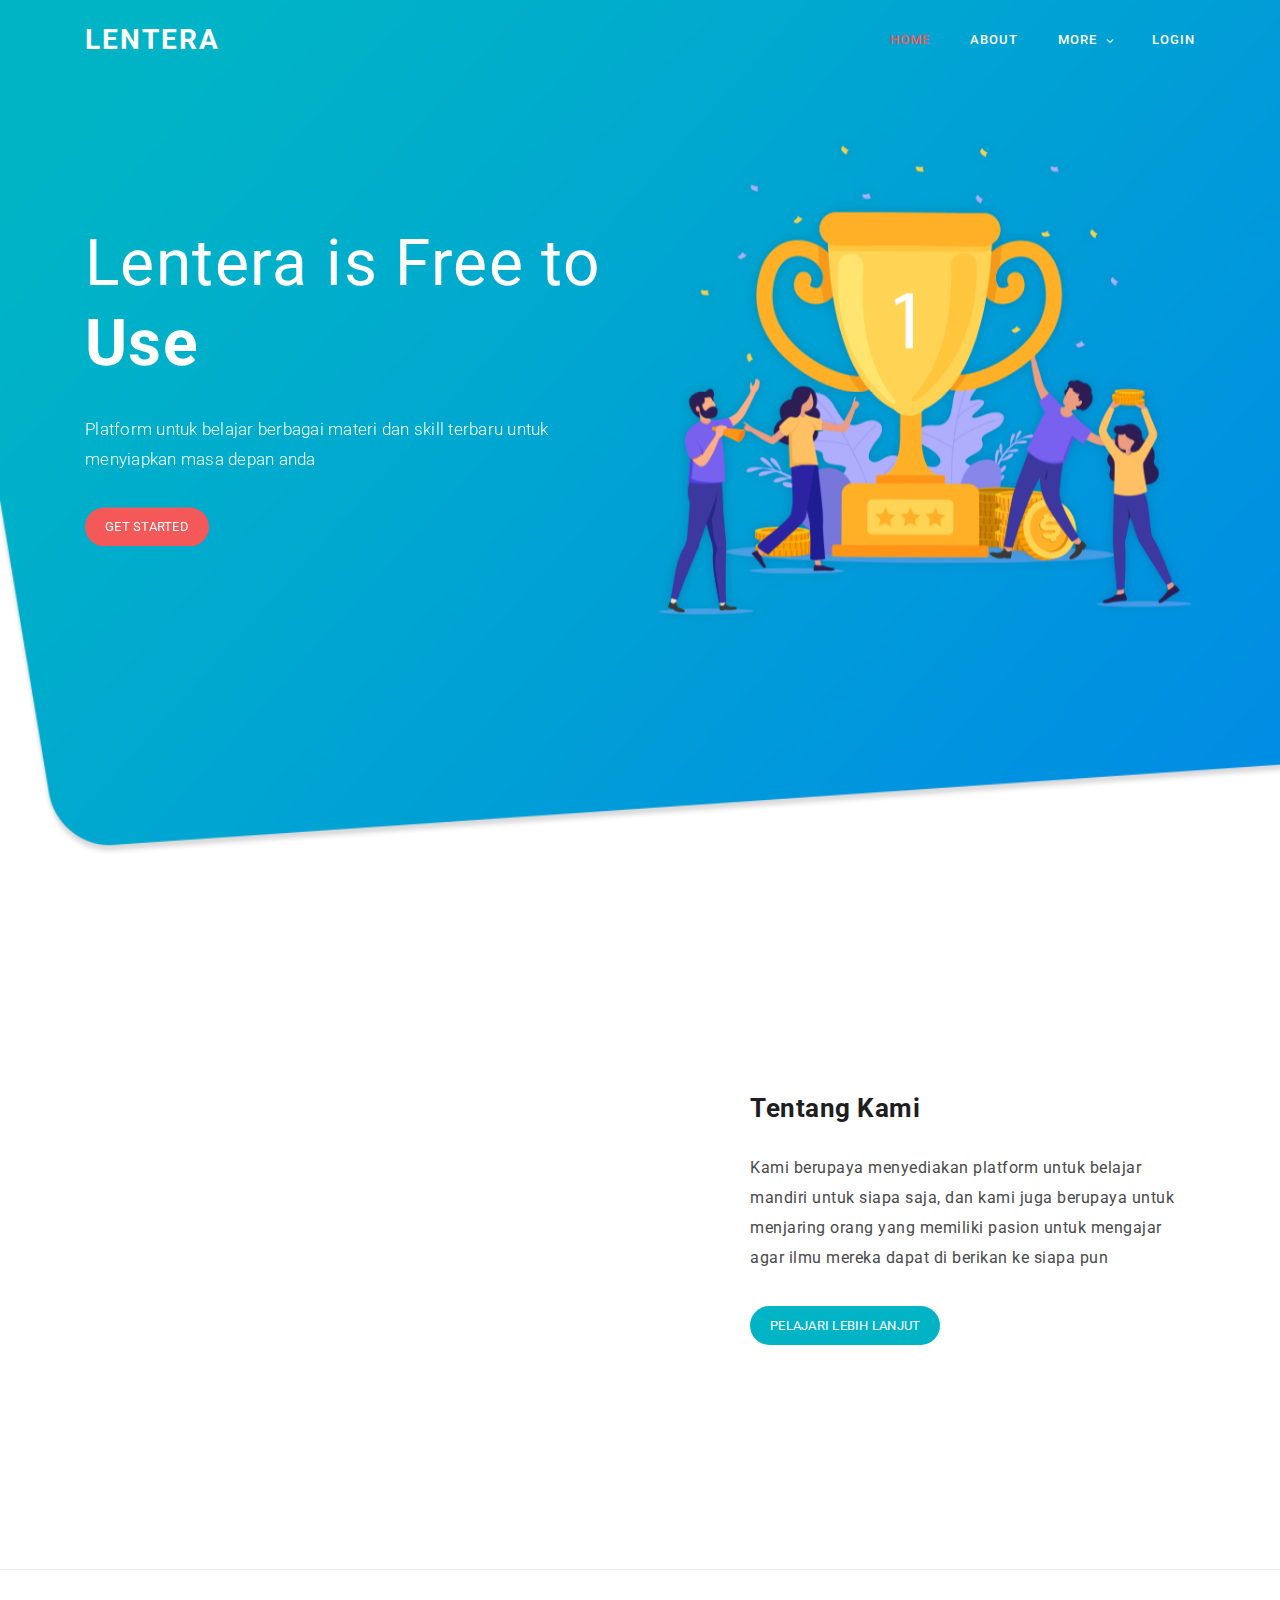
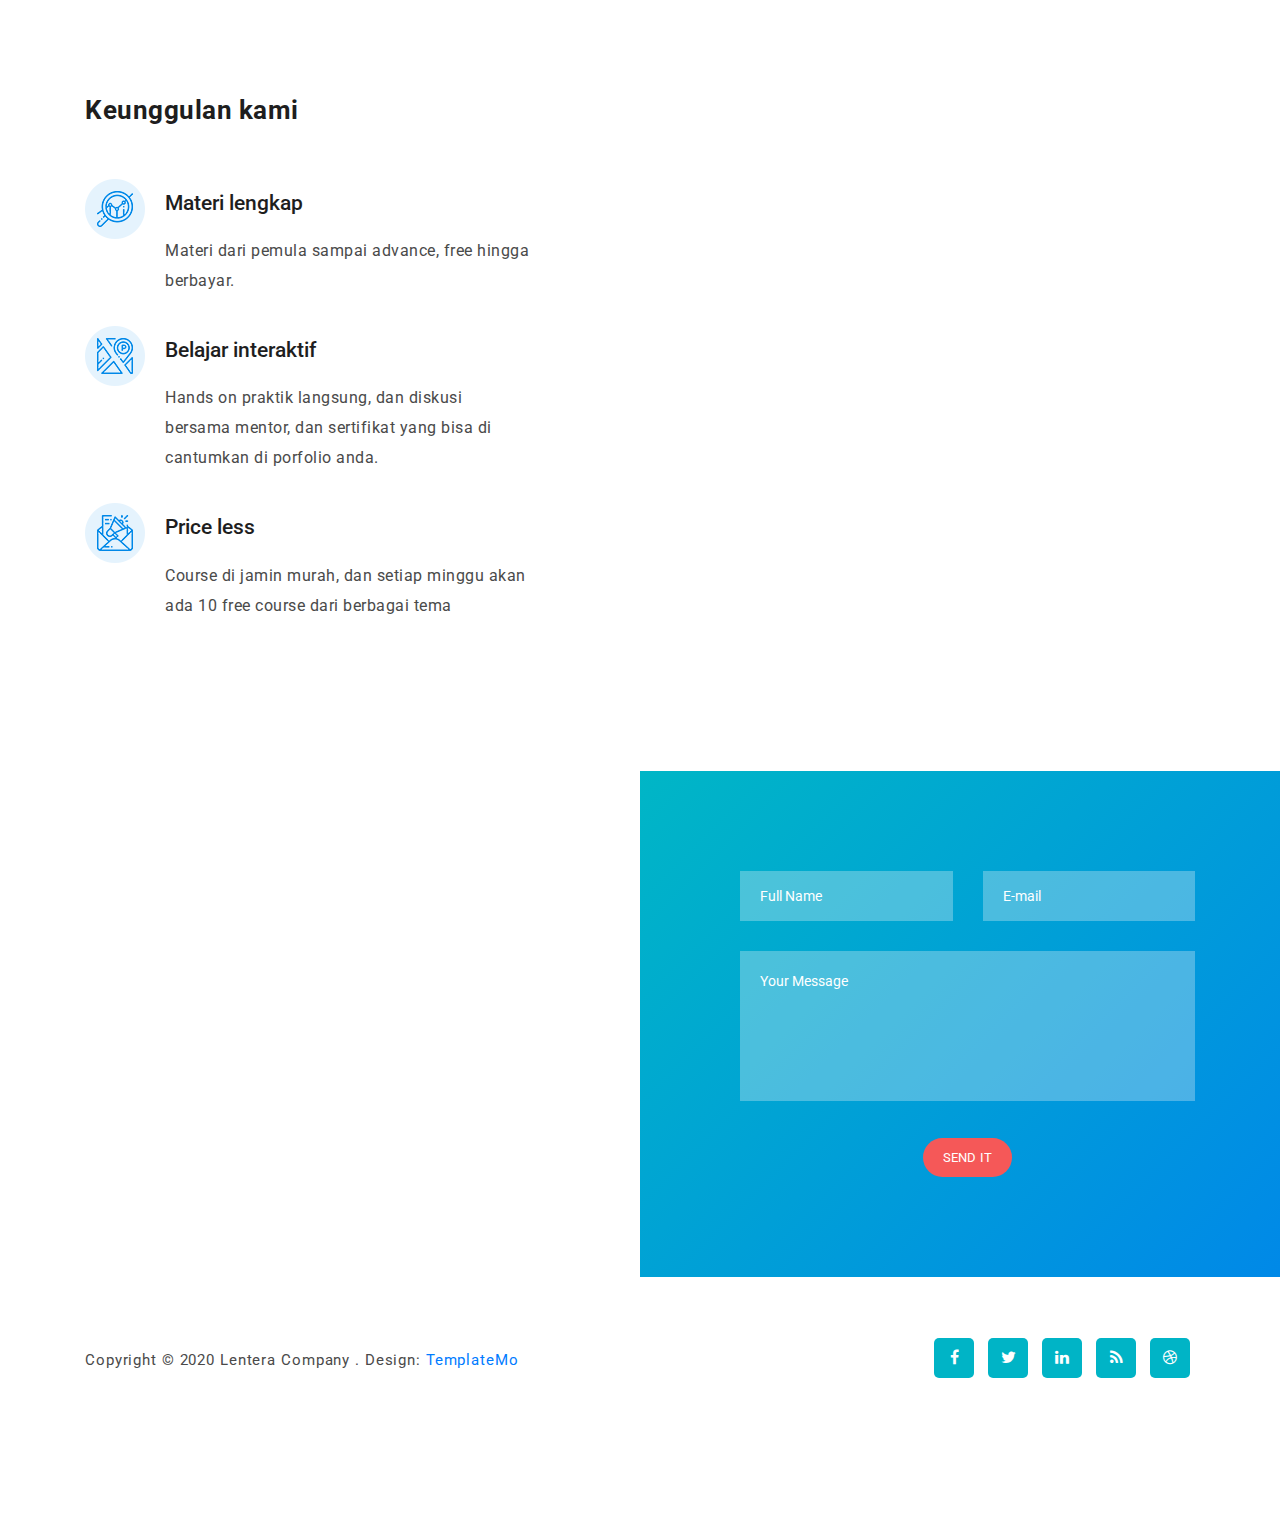
<file: landing-page/index.html>
<!DOCTYPE html>
<html lang="en">
  <head>
    <meta charset="utf-8" />
    <meta
      name="viewport"
      content="width=device-width, initial-scale=1, shrink-to-fit=no"
    />
    <meta name="description" content="" />
    <meta name="author" content="Template Mo" />
    <link
      href="https://fonts.googleapis.com/css?family=Roboto:100,300,400,500,700,900"
      rel="stylesheet"
    />

    <title>Lentera | Education resource</title>
    <!--

ART FACTORY

https://templatemo.com/tm-537-art-factory

-->
    <!-- Additional CSS Files -->
    <link
      rel="stylesheet"
      type="text/css"
      href="assets/css/bootstrap.min.css"
    />
    <link rel="stylesheet" type="text/css" href="assets/css/font-awesome.css" />
    <link
      rel="stylesheet"
      type="text/css"
      href="assets/css/templatemo-art-factory.css"
    />
    <link rel="stylesheet" type="text/css" href="assets/css/owl-carousel.css" />
  </head>

  <body>
    <!-- ***** Preloader Start ***** -->
    <div id="preloader">
      <div class="jumper">
        <div></div>
        <div></div>
        <div></div>
      </div>
    </div>
    <!-- ***** Preloader End ***** -->

    <!-- ***** Header Area Start ***** -->
    <header class="header-area header-sticky">
      <div class="container">
        <div class="row">
          <div class="col-12">
            <nav class="main-nav">
              <!-- ***** Logo Start ***** -->
              <a href="#" class="logo">LenTera</a>
              <!-- ***** Logo End ***** -->
              <!-- ***** Menu Start ***** -->
              <ul class="nav">
                <li class="scroll-to-section">
                  <a href="#welcome" class="active">Home</a>
                </li>
                <li class="scroll-to-section"><a href="#about">About</a></li>

                <li class="submenu">
                  <a href="javascript:;">More</a>
                  <ul>
                    <li><a href="">Customer Service</a></li>
                    <li><a href="">Course</a></li>
                    <li><a href="">FAQ's</a></li>
                    <li><a href="">Blog</a></li>
                  </ul>
                </li>
                <li class="scroll-to-section">
                  <a href="#contact-us">Login</a>
                </li>
              </ul>
              <a class="menu-trigger">
                <span>Menu</span>
              </a>
              <!-- ***** Menu End ***** -->
            </nav>
          </div>
        </div>
      </div>
    </header>
    <!-- ***** Header Area End ***** -->

    <!-- ***** Welcome Area Start ***** -->
    <div class="welcome-area" id="welcome">
      <!-- ***** Header Text Start ***** -->
      <div class="header-text">
        <div class="container">
          <div class="row">
            <div
              class="left-text col-lg-6 col-md-6 col-sm-12 col-xs-12"
              data-scroll-reveal="enter left move 30px over 0.6s after 0.4s"
            >
              <h1>Lentera is Free to <strong>Use</strong></h1>
              <p>
                Platform untuk belajar berbagai materi dan skill terbaru untuk
                menyiapkan masa depan anda
              </p>
              <a href="#about" class="main-button-slider">Get Started</a>
            </div>
            <div
              class="col-lg-6 col-md-6 col-sm-12 col-xs-12"
              data-scroll-reveal="enter right move 30px over 0.6s after 0.4s"
            >
              <img
                src="assets/images/slider-icon.png"
                class="rounded img-fluid d-block mx-auto"
                alt="First Vector Graphic"
              />
            </div>
          </div>
        </div>
      </div>
      <!-- ***** Header Text End ***** -->
    </div>
    <!-- ***** Welcome Area End ***** -->

    <!-- ***** Features Big Item Start ***** -->
    <section class="section" id="about">
      <div class="container">
        <div class="row">
          <div
            class="col-lg-7 col-md-12 col-sm-12"
            data-scroll-reveal="enter left move 30px over 0.6s after 0.4s"
          >
            <img
              src="assets/images/left-image.png"
              class="rounded img-fluid d-block mx-auto"
              alt="App"
            />
          </div>
          <div class="right-text col-lg-5 col-md-12 col-sm-12 mobile-top-fix">
            <div class="left-heading">
              <h5>Tentang Kami</h5>
            </div>
            <div class="left-text">
              <p>
                Kami berupaya menyediakan platform untuk belajar mandiri untuk
                siapa saja, dan kami juga berupaya untuk menjaring orang yang
                memiliki pasion untuk mengajar agar ilmu mereka dapat di berikan
                ke siapa pun
              </p>
              <a href="#about2" class="main-button">Pelajari lebih lanjut</a>
            </div>
          </div>
        </div>
        <div class="row">
          <div class="col-lg-12">
            <div class="hr"></div>
          </div>
        </div>
      </div>
    </section>
    <!-- ***** Features Big Item End ***** -->

    <!-- ***** Features Big Item Start ***** -->
    <section class="section" id="about2">
      <div class="container">
        <div class="row">
          <div class="left-text col-lg-5 col-md-12 col-sm-12 mobile-bottom-fix">
            <div class="left-heading">
              <h5>Keunggulan kami</h5>
            </div>
            <br />
            <ul>
              <li>
                <img src="assets/images/about-icon-01.png" alt="" />
                <div class="text">
                  <h6>Materi lengkap</h6>
                  <p>
                    Materi dari pemula sampai advance, free hingga berbayar.
                  </p>
                </div>
              </li>
              <li>
                <img src="assets/images/about-icon-02.png" alt="" />
                <div class="text">
                  <h6>Belajar interaktif</h6>
                  <p>
                    Hands on praktik langsung, dan diskusi bersama mentor, dan
                    sertifikat yang bisa di cantumkan di porfolio anda.
                  </p>
                </div>
              </li>
              <li>
                <img src="assets/images/about-icon-03.png" alt="" />
                <div class="text">
                  <h6>Price less</h6>
                  <p>
                    Course di jamin murah, dan setiap minggu akan ada 10 free
                    course dari berbagai tema
                  </p>
                </div>
              </li>
            </ul>
          </div>
          <div
            class="right-image col-lg-7 col-md-12 col-sm-12 mobile-bottom-fix-big"
            data-scroll-reveal="enter right move 30px over 0.6s after 0.4s"
          >
            <img
              src="assets/images/right-image.png"
              class="rounded img-fluid d-block mx-auto"
              alt="App"
            />
          </div>
        </div>
      </div>
    </section>
    <!-- ***** Features Big Item End ***** -->

    <!-- ***** Contact Us Start ***** -->
    <section class="section" id="contact-us">
      <div class="container-fluid">
        <div class="row">
          <!-- ***** Contact Map Start ***** -->
          <div class="col-lg-6 col-md-6 col-sm-12">
            <div id="map">
              <!-- How to change your own map point
                           1. Go to Google Maps
                           2. Click on your location point
                           3. Click "Share" and choose "Embed map" tab
                           4. Copy only URL and paste it within the src="" field below
                    -->
              <iframe
                src="https://www.google.com/maps/embed?pb=!1m18!1m12!1m3!1d1197183.8373802372!2d-1.9415093691103689!3d6.781986417238027!2m3!1f0!2f0!3f0!3m2!1i1024!2i768!4f13.1!3m3!1m2!1s0xfdb96f349e85efd%3A0xb8d1e0b88af1f0f5!2sKumasi+Central+Market!5e0!3m2!1sen!2sth!4v1532967884907"
                width="100%"
                height="500px"
                frameborder="0"
                style="border: 0"
                allowfullscreen
              ></iframe>
            </div>
          </div>
          <!-- ***** Contact Map End ***** -->

          <!-- ***** Contact Form Start ***** -->
          <div class="col-lg-6 col-md-6 col-sm-12">
            <div class="contact-form">
              <form id="contact" action="" method="post">
                <div class="row">
                  <div class="col-md-6 col-sm-12">
                    <fieldset>
                      <input
                        name="name"
                        type="text"
                        id="name"
                        placeholder="Full Name"
                        required=""
                        class="contact-field"
                      />
                    </fieldset>
                  </div>
                  <div class="col-md-6 col-sm-12">
                    <fieldset>
                      <input
                        name="email"
                        type="text"
                        id="email"
                        placeholder="E-mail"
                        required=""
                        class="contact-field"
                      />
                    </fieldset>
                  </div>
                  <div class="col-lg-12">
                    <fieldset>
                      <textarea
                        name="message"
                        rows="6"
                        id="message"
                        placeholder="Your Message"
                        required=""
                        class="contact-field"
                      ></textarea>
                    </fieldset>
                  </div>
                  <div class="col-lg-12">
                    <fieldset>
                      <button
                        type="submit"
                        id="form-submit"
                        class="main-button"
                      >
                        Send It
                      </button>
                    </fieldset>
                  </div>
                </div>
              </form>
            </div>
          </div>
          <!-- ***** Contact Form End ***** -->
        </div>
      </div>
    </section>
    <!-- ***** Contact Us End ***** -->

    <!-- ***** Footer Start ***** -->
    <footer>
      <div class="container">
        <div class="row">
          <div class="col-lg-7 col-md-12 col-sm-12">
            <p class="copyright">
              Copyright &copy; 2020 Lentera Company . Design:
              <a rel="nofollow" href="https://templatemo.com">TemplateMo</a>
            </p>
          </div>
          <div class="col-lg-5 col-md-12 col-sm-12">
            <ul class="social">
              <li>
                <a href="#"><i class="fa fa-facebook"></i></a>
              </li>
              <li>
                <a href="#"><i class="fa fa-twitter"></i></a>
              </li>
              <li>
                <a href="#"><i class="fa fa-linkedin"></i></a>
              </li>
              <li>
                <a href="#"><i class="fa fa-rss"></i></a>
              </li>
              <li>
                <a href="#"><i class="fa fa-dribbble"></i></a>
              </li>
            </ul>
          </div>
        </div>
      </div>
    </footer>

    <!-- jQuery -->
    <script src="assets/js/jquery-2.1.0.min.js"></script>

    <!-- Bootstrap -->
    <script src="assets/js/popper.js"></script>
    <script src="assets/js/bootstrap.min.js"></script>

    <!-- Plugins -->
    <script src="assets/js/owl-carousel.js"></script>
    <script src="assets/js/scrollreveal.min.js"></script>
    <script src="assets/js/waypoints.min.js"></script>
    <script src="assets/js/jquery.counterup.min.js"></script>
    <script src="assets/js/imgfix.min.js"></script>

    <!-- Global Init -->
    <script src="assets/js/custom.js"></script>
  </body>
</html>
</file>
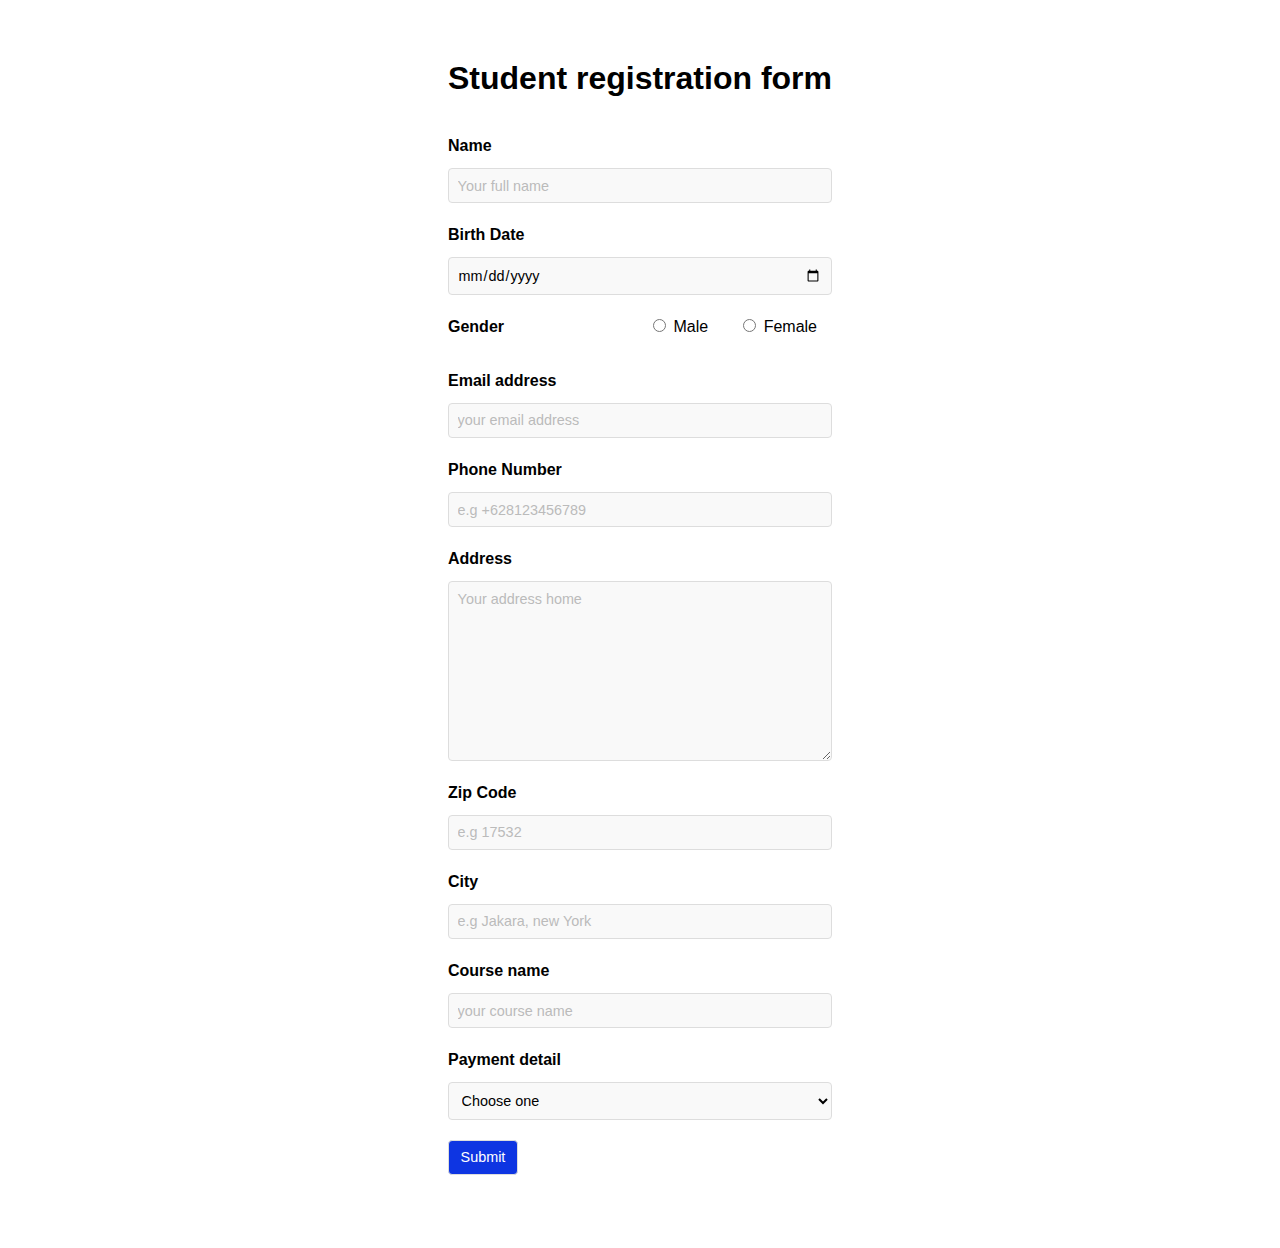
<file: web-form/index.html>
<!DOCTYPE html>
<html lang="en">
  <head>
    <meta charset="UTF-8" />
    <meta name="viewport" content="width=device-width, initial-scale=1.0" />
    <title>Web form</title>
    <link rel="stylesheet" href="style.css" />
  </head>
  <body>
    <form action="post" class="form">
      <h1 class="form__title">Student registration form</h1>

      <div class="form__item">
        <label for="name" class="form__label">Name</label>
        <input
          type="text"
          class="form__input"
          name="name"
          autocomplete="off"
          placeholder="Your full name"
          required
        />
      </div>
      <div class="form__item">
        <label for="birthdate" class="form__label">Birth Date</label>
        <input
          type="date"
          class="form__input"
          name="birthDate"
          autocomplete="off"
          required
        />
      </div>
      <div class="form__item form__item--inline">
        <label for="gender" class="form__label">Gender</label>
        <div class="form__group">
          <div class="form__radio">
            <input type="radio" name="gender" required />
            <label for="male">Male</label>
          </div>
          <div class="form__radio">
            <input type="radio" name="gender" required />
            <label for="female">Female</label>
          </div>
        </div>
      </div>
      <div class="form__item">
        <label for="email" class="form__label">Email address</label>
        <input
          type="email"
          class="form__input"
          name="birthDate"
          placeholder="your email address"
          required
        />
      </div>
      <div class="form__item">
        <label for="phoneNumber" class="form__label">Phone Number</label>
        <input
          type="tel"
          class="form__input"
          name="birthDate"
          placeholder="e.g +628123456789"
          required
        />
      </div>
      <div class="form__item">
        <label for="address" class="form__label">Address</label>
        <textarea
          name="address"
          cols="30"
          rows="10"
          placeholder="Your address home"
          class="form__input"
        ></textarea>
      </div>
      <div class="form__item">
        <label for="zipCode" class="form__label">Zip Code</label>
        <input
          type="number"
          name="zipCode"
          id="zipCode"
          class="form__input"
          placeholder="e.g 17532"
          autocomplete="off"
          required
        />
      </div>
      <div class="form__item">
        <label for="City" class="form__label">City</label>
        <input
          type="text"
          name="city"
          id="city"
          class="form__input"
          placeholder="e.g Jakara, new York"
          autocomplete="off"
          required
        />
      </div>
      <div class="form__item">
        <label for="courseName" class="form__label">Course name</label>
        <input
          type="text"
          name="courseName"
          id="courseName"
          class="form__input"
          placeholder="your course name"
          autocomplete="off"
          required
        />
      </div>
      <div class="form__item">
        <label for="Payment" class="form__label">Payment detail</label>
        <select name="payment" id="payment" class="form__input">
          <option selected>Choose one</option>
          <option value="cash">Cash</option>
          <option value="card">Credit Card</option>
          <option value="check">Check</option>
          <option value="onlinePayment">Online Payment (ovo, paypal)</option>
        </select>
      </div>
      <div class="form__item">
        <input
          type="submit"
          value="Submit"
          class="form__input form__input--btn"
        />
      </div>
    </form>
  </body>
</html>
</file>
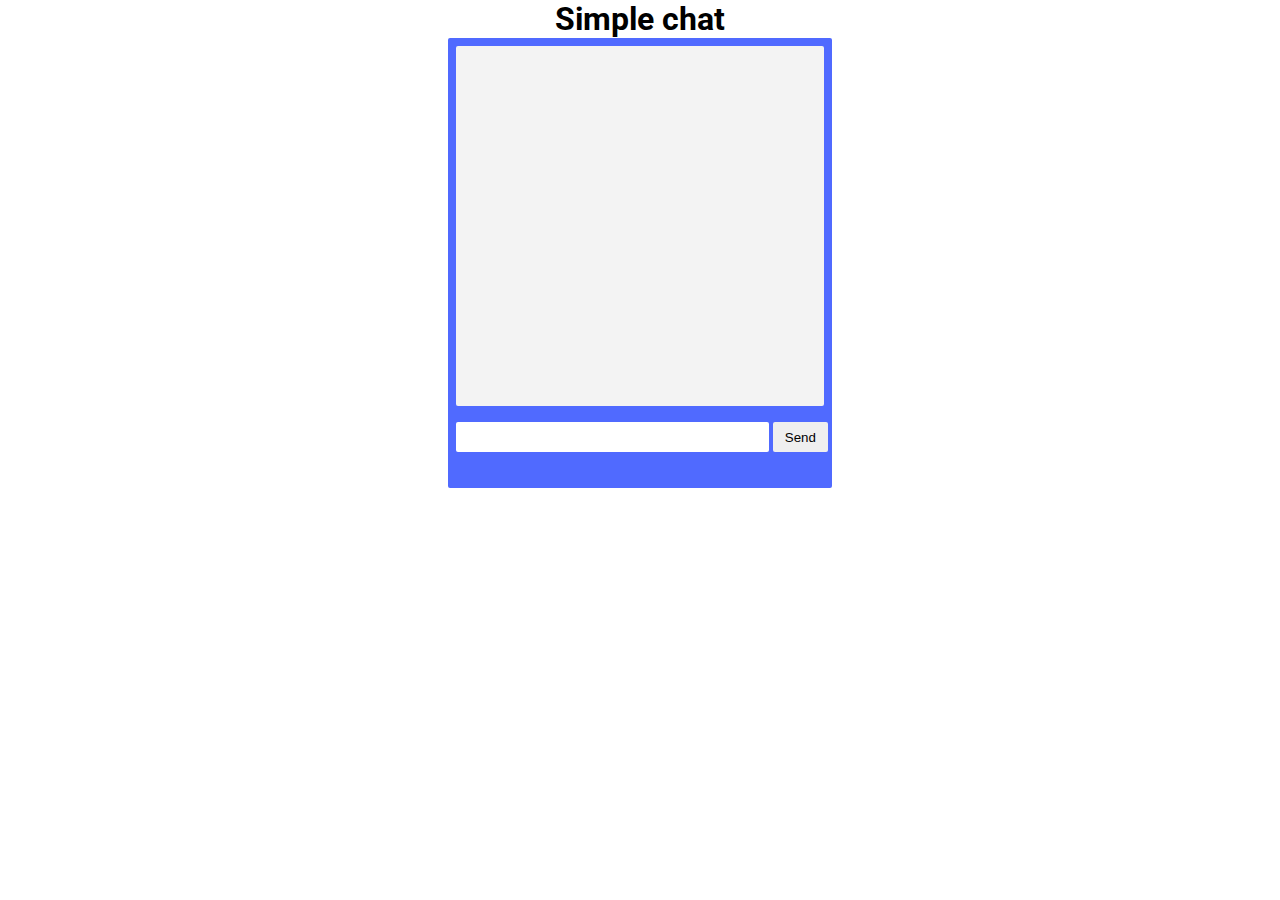
<file: js-function/chat/index.html>
<!DOCTYPE html>
<html lang="en">
  <head>
    <meta charset="UTF-8" />
    <meta name="viewport" content="width=device-width, initial-scale=1.0" />
    <link
      href="https://fonts.googleapis.com/css2?family=Roboto&display=swap"
      rel="stylesheet"
    />
    <link rel="stylesheet" href="style.css" />
    <title>Chat</title>
  </head>
  <body>
    <h1>Simple chat</h1>
    <div id="box">
      <ul id="chat-room"></ul>
      <div id="text-chat">
        <input type="text" id="chatText" />
        <input type="submit" value="Send" id="add" />
      </div>
    </div>
    <script src="script.js"></script>
  </body>
</html>
</file>
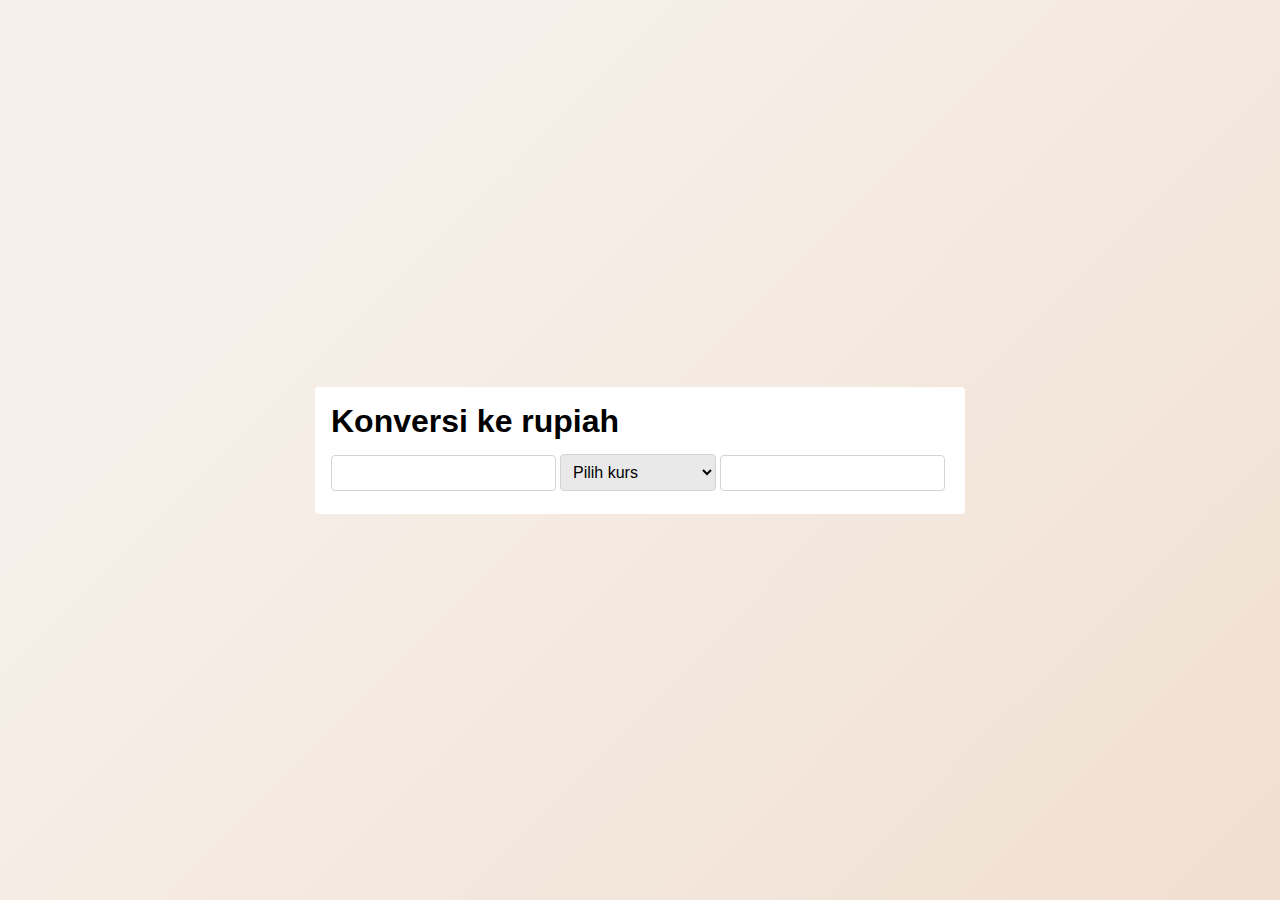
<file: js-function/covertKurs/index.html>
<!DOCTYPE html>
<html lang="en">
  <head>
    <meta charset="UTF-8" />
    <meta name="viewport" content="width=device-width, initial-scale=1.0" />
    <link rel="stylesheet" href="style.css" />
    <title>Kurs to rupiah</title>
  </head>
  <body>
    <div class="card">
      <div class="card__title">
        <h1>Konversi ke rupiah</h1>
      </div>
      <div class="card__content">
        <input type="number" name="kursAwal" id="kursAwal" />
        <select name="kurs" id="kurs">
          <option value="pilih kurs">Pilih kurs</option>
          <option value="dolarUs">Dollar us</option>
          <option value="dolarSingapore">Dolar singapura</option>
          <option value="ringgitMalay">Ringgit malaysia</option>
          <option value="yenJepang">Yen jepang</option>
          <option value="euro">Euro</option>
          <option value="riyal">Riyal</option>
        </select>
        <input type="text" name="kursAkhir" id="kursAkhir" readonly />
      </div>
    </div>
    <script src="script.js"></script>
  </body>
</html>
</file>
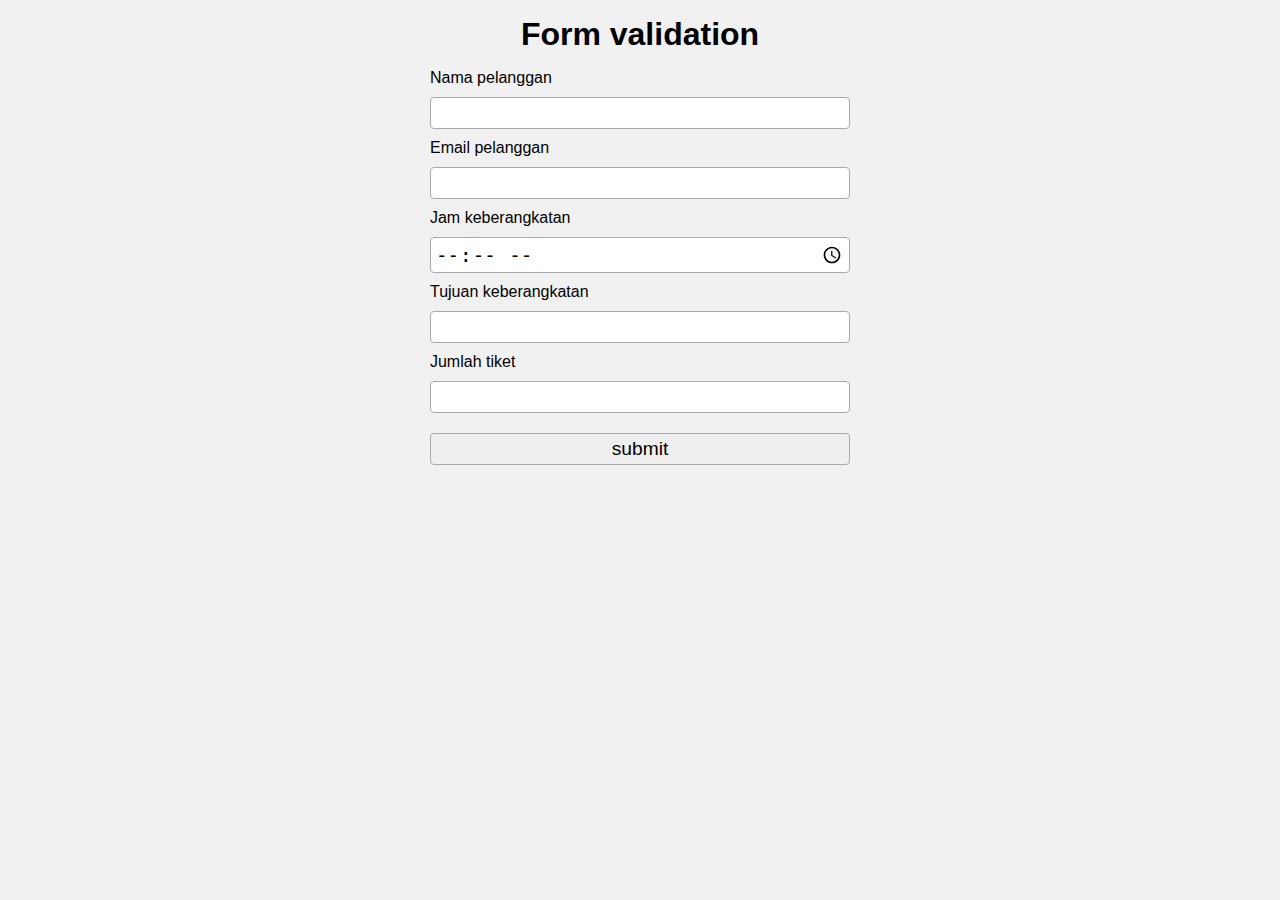
<file: praktikum05/formValidation/index.html>
<!DOCTYPE html>
<html lang="en">
  <head>
    <meta charset="UTF-8" />
    <meta name="viewport" content="width=device-width, initial-scale=1.0" />
    <title>Form validation</title>
    <link rel="stylesheet" href="style.css" />
  </head>
  <body>
    <h4>Form validation</h4>
    <form action="post" id="form">
      <div>
        <label for="name">Nama pelanggan</label>
        <input type="text" name="name" id="name" autocomplete="off" required />
      </div>
      <div>
        <label for="email">Email pelanggan</label>
        <input
          type="email"
          name="email"
          id="email"
          autocomplete="off"
          required
        />
      </div>
      <div>
        <label for="time">Jam keberangkatan</label>
        <input type="time" name="time" id="time" autocomplete="off" required />
      </div>
      <div>
        <label for="tujuan">Tujuan keberangkatan</label>
        <input
          type="text"
          name="tujuan"
          id="tujuan"
          autocomplete="off"
          required
        />
      </div>
      <div>
        <label for="jumlah">Jumlah tiket</label>
        <input
          type="number"
          min="0"
          max="10"
          name="jumlah"
          id="jumlah"
          autocomplete="off"
        />
      </div>
      <div>
        <input type="submit" value="submit" id="submit" />
      </div>
    </form>
    <div id="result"></div>
    <script src="script.js"></script>
  </body>
</html>
</file>
<file: landing-page/assets/css/templatemo-art-factory.css>
/*

ART FACTORY

https://templatemo.com/tm-537-art-factory

*/

/* 
---------------------------------------------
Table of contents
---------------------------------------------
01. font & reset css
02. reset
03. global styles
04. header
05. welcome
06. features
07. team
08. pricing
09. blog
10. contact
11. footer
12. preloader

--------------------------------------------- 
*/

/* 
---------------------------------------------
font & reset css
--------------------------------------------- 
*/
@import url("https://fonts.googleapis.com/css?family=Roboto:100,300,400,500,700,900");
/* 
---------------------------------------------
reset
--------------------------------------------- 
*/
html,
body,
div,
span,
applet,
object,
iframe,
h1,
h2,
h3,
h4,
h5,
h6,
p,
blockquote,
div pre,
a,
abbr,
acronym,
address,
big,
cite,
code,
del,
dfn,
em,
font,
img,
ins,
kbd,
q,
s,
samp,
small,
strike,
strong,
sub,
sup,
tt,
var,
b,
u,
i,
center,
dl,
dt,
dd,
ol,
ul,
li,
figure,
header,
nav,
section,
article,
aside,
footer,
figcaption {
  margin: 0;
  padding: 0;
  border: 0;
  outline: 0;
}

.clearfix:after {
  content: ".";
  display: block;
  clear: both;
  visibility: hidden;
  line-height: 0;
  height: 0;
}

.clearfix {
  display: inline-block;
}

html[xmlns] .clearfix {
  display: block;
}

* html .clearfix {
  height: 1%;
}

ul,
li {
  padding: 0;
  margin: 0;
  list-style: none;
}

header,
nav,
section,
article,
aside,
footer,
hgroup {
  display: block;
}

* {
  box-sizing: border-box;
}

html,
body {
  font-family: "Roboto", sans-serif;
  font-weight: 400;
  background-color: #fff;
  font-size: 16px;
  -ms-text-size-adjust: 100%;
  -webkit-font-smoothing: antialiased;
  -moz-osx-font-smoothing: grayscale;
}

a {
  text-decoration: none !important;
}

h1,
h2,
h3,
h4,
h5,
h6 {
  margin-top: 0px;
  margin-bottom: 0px;
}

ul {
  margin-bottom: 0px;
}

p {
  font-size: 15px;
  line-height: 25px;
  color: #4a4a4a;
}

::-webkit-scrollbar {
  display: none;
  -ms-overflow-style: none;
  scrollbar-width: none;
}

/* 
---------------------------------------------
global styles
--------------------------------------------- 
*/
html,
body {
  background: #fff;
  font-family: "Roboto", sans-serif;
}

::selection {
  background: #ff589e;
  color: #fff;
}

::-moz-selection {
  background: #ff589e;
  color: #fff;
}

@media (max-width: 991px) {
  html,
  body {
    overflow-x: hidden;
  }
  .mobile-top-fix {
    margin-top: 30px;
    margin-bottom: 0px;
  }
  .mobile-bottom-fix {
    margin-bottom: 30px;
  }
  .mobile-bottom-fix-big {
    margin-bottom: 60px;
  }
}

a.main-button-slider {
  font-size: 13px;
  border-radius: 20px;
  padding: 12px 20px;
  background-color: #f55858;
  text-transform: uppercase;
  color: #fff;
  letter-spacing: 0.25px;
  -webkit-transition: all 0.3s ease 0s;
  -moz-transition: all 0.3s ease 0s;
  -o-transition: all 0.3s ease 0s;
  transition: all 0.3s ease 0s;
}

a.main-button-slider:hover {
  background-color: #0088e8;
}

a.main-button {
  font-size: 13px;
  border-radius: 20px;
  padding: 12px 20px;
  background-color: #00b4c6;
  text-transform: uppercase;
  color: #fff;
  letter-spacing: 0.25px;
  -webkit-transition: all 0.3s ease 0s;
  -moz-transition: all 0.3s ease 0s;
  -o-transition: all 0.3s ease 0s;
  transition: all 0.3s ease 0s;
}

a.main-button:hover {
  background-color: #0088e8;
}

button.main-button {
  outline: none;
  border: none;
  cursor: pointer;
  font-size: 13px;
  border-radius: 20px;
  padding: 10px 20px;
  background-color: #f55858;
  text-transform: uppercase;
  color: #fff;
  letter-spacing: 0.25px;
  -webkit-transition: all 0.3s ease 0s;
  -moz-transition: all 0.3s ease 0s;
  -o-transition: all 0.3s ease 0s;
  transition: all 0.3s ease 0s;
}

button.main-button:hover {
  background-color: #0088e8;
}

.section-heading h2 {
  text-align: center;
  font-size: 48px;
  font-weight: 300;
  color: #232323;
  margin-bottom: 20px;
}

.section-heading p {
  font-size: 17px;
  color: #777;
  text-align: center;
}

/* 
---------------------------------------------
header
--------------------------------------------- 
*/

.background-header {
  background-color: #fff;
  height: 80px !important;
  position: fixed !important;
  top: 0px;
  left: 0px;
  right: 0px;
  box-shadow: 0px 0px 10px rgba(0, 0, 0, 0.15) !important;
}

.background-header .logo,
.background-header .main-nav .nav li a {
  color: #1e1e1e !important;
}

.background-header .main-nav .nav > li:hover > a {
  color: #f55858 !important;
}

.background-header .main-nav .nav > li > ul > li:hover > a {
  color: #f55858 !important;
}

.background-header .nav li a.active {
  color: #f55858 !important;
}

.header-area {
  position: absolute;
  top: 0px;
  left: 0px;
  right: 0px;
  z-index: 100;
  height: 100px;
  -webkit-transition: all 0.5s ease 0s;
  -moz-transition: all 0.5s ease 0s;
  -o-transition: all 0.5s ease 0s;
  transition: all 0.5s ease 0s;
}

.header-area .main-nav {
  min-height: 80px;
  background: transparent;
}

.header-area .main-nav .logo {
  line-height: 80px;
  color: #fff;
  font-size: 28px;
  font-weight: 700;
  text-transform: uppercase;
  letter-spacing: 2px;
  float: left;
  -webkit-transition: all 0.3s ease 0s;
  -moz-transition: all 0.3s ease 0s;
  -o-transition: all 0.3s ease 0s;
  transition: all 0.3s ease 0s;
}

.header-area .main-nav .nav {
  float: right;
  margin-top: 27px;
  margin-left: 20px;
  margin-right: 0px;
  -webkit-transition: all 0.3s ease 0s;
  -moz-transition: all 0.3s ease 0s;
  -o-transition: all 0.3s ease 0s;
  transition: all 0.3s ease 0s;
  position: relative;
  z-index: 999;
}

.header-area .main-nav .nav li {
  padding-left: 20px;
  padding-right: 20px;
}

.header-area .main-nav .nav li:last-child {
  padding-right: 0px;
}

.header-area .main-nav .nav li a {
  display: block;
  font-weight: 500;
  font-size: 13px;
  color: #fff;
  text-transform: uppercase;
  -webkit-transition: all 0.3s ease 0s;
  -moz-transition: all 0.3s ease 0s;
  -o-transition: all 0.3s ease 0s;
  transition: all 0.3s ease 0s;
  height: 40px;
  line-height: 40px;
  border: transparent;
  letter-spacing: 1px;
}

.header-area .main-nav .nav li:hover a {
  color: #f55858;
}

.header-area .main-nav .nav li.submenu {
  position: relative;
  padding-right: 35px;
}

.header-area .main-nav .nav li.submenu:after {
  font-family: FontAwesome;
  content: "\f107";
  font-size: 12px;
  color: #fff;
  position: absolute;
  right: 18px;
  top: 12px;
}

.header-area.background-header .main-nav .nav li.submenu:after {
  color: #000;
}

.header-area .main-nav .nav li.submenu ul {
  position: absolute;
  width: 200px;
  box-shadow: 0 2px 28px 0 rgba(0, 0, 0, 0.06);
  overflow: hidden;
  top: 40px;
  opacity: 0;
  transform: translateY(-2em);
  visibility: hidden;
  z-index: -1;
  transition: all 0.3s ease-in-out 0s, visibility 0s linear 0.3s,
    z-index 0s linear 0.01s;
}

.header-area .main-nav .nav li.submenu ul li {
  margin-left: 0px;
  padding-left: 0px;
  padding-right: 0px;
}

.header-area .main-nav .nav li.submenu ul li a {
  display: block;
  background: #fff;
  color: #3b566e;
  padding-left: 20px;
  height: 40px;
  line-height: 40px;
  -webkit-transition: all 0.3s ease 0s;
  -moz-transition: all 0.3s ease 0s;
  -o-transition: all 0.3s ease 0s;
  transition: all 0.3s ease 0s;
  position: relative;
  font-size: 13px;
  border-bottom: 1px solid #f5f5f5;
}

.header-area .main-nav .nav li.submenu ul li a:before {
  content: "";
  position: absolute;
  width: 0px;
  height: 40px;
  left: 0px;
  top: 0px;
  bottom: 0px;
  -webkit-transition: all 0.3s ease 0s;
  -moz-transition: all 0.3s ease 0s;
  -o-transition: all 0.3s ease 0s;
  transition: all 0.3s ease 0s;
  background: #f55858;
}

.header-area .main-nav .nav li.submenu ul li a:hover {
  background: #fff;
  color: #f55858;
  padding-left: 25px;
}

.header-area .main-nav .nav li.submenu ul li a:hover:before {
  width: 3px;
}

.header-area .main-nav .nav li.submenu:hover ul {
  visibility: visible;
  opacity: 1;
  z-index: 1;
  transform: translateY(0%);
  transition-delay: 0s, 0s, 0.3s;
}

.header-area .main-nav .menu-trigger {
  cursor: pointer;
  display: block;
  position: absolute;
  top: 23px;
  width: 32px;
  height: 40px;
  text-indent: -9999em;
  z-index: 99;
  right: 40px;
  display: none;
}

.header-area .main-nav .menu-trigger span,
.header-area .main-nav .menu-trigger span:before,
.header-area .main-nav .menu-trigger span:after {
  -moz-transition: all 0.4s;
  -o-transition: all 0.4s;
  -webkit-transition: all 0.4s;
  transition: all 0.4s;
  background-color: #fff;
  display: block;
  position: absolute;
  width: 30px;
  height: 2px;
  left: 0;
}

.background-header .main-nav .menu-trigger span,
.background-header .main-nav .menu-trigger span:before,
.background-header .main-nav .menu-trigger span:after {
  background-color: #1e1e1e;
}

.header-area .main-nav .menu-trigger span:before,
.header-area .main-nav .menu-trigger span:after {
  -moz-transition: all 0.4s;
  -o-transition: all 0.4s;
  -webkit-transition: all 0.4s;
  transition: all 0.4s;
  background-color: #fff;
  display: block;
  position: absolute;
  width: 30px;
  height: 2px;
  left: 0;
  width: 75%;
}

.background-header .main-nav .menu-trigger span:before,
.background-header .main-nav .menu-trigger span:after {
  background-color: #1e1e1e;
}

.header-area .main-nav .menu-trigger span:before,
.header-area .main-nav .menu-trigger span:after {
  content: "";
}

.header-area .main-nav .menu-trigger span {
  top: 16px;
}

.header-area .main-nav .menu-trigger span:before {
  -moz-transform-origin: 33% 100%;
  -ms-transform-origin: 33% 100%;
  -webkit-transform-origin: 33% 100%;
  transform-origin: 33% 100%;
  top: -10px;
  z-index: 10;
}

.header-area .main-nav .menu-trigger span:after {
  -moz-transform-origin: 33% 0;
  -ms-transform-origin: 33% 0;
  -webkit-transform-origin: 33% 0;
  transform-origin: 33% 0;
  top: 10px;
}

.header-area .main-nav .menu-trigger.active span,
.header-area .main-nav .menu-trigger.active span:before,
.header-area .main-nav .menu-trigger.active span:after {
  background-color: transparent;
  width: 100%;
}

.header-area .main-nav .menu-trigger.active span:before {
  -moz-transform: translateY(6px) translateX(1px) rotate(45deg);
  -ms-transform: translateY(6px) translateX(1px) rotate(45deg);
  -webkit-transform: translateY(6px) translateX(1px) rotate(45deg);
  transform: translateY(6px) translateX(1px) rotate(45deg);
  background-color: #fff;
}

.background-header .main-nav .menu-trigger.active span:before {
  background-color: #1e1e1e;
}

.header-area .main-nav .menu-trigger.active span:after {
  -moz-transform: translateY(-6px) translateX(1px) rotate(-45deg);
  -ms-transform: translateY(-6px) translateX(1px) rotate(-45deg);
  -webkit-transform: translateY(-6px) translateX(1px) rotate(-45deg);
  transform: translateY(-6px) translateX(1px) rotate(-45deg);
  background-color: #fff;
}

.background-header .main-nav .menu-trigger.active span:after {
  background-color: #1e1e1e;
}

.header-area.header-sticky {
  min-height: 80px;
}

.header-area.header-sticky .nav {
  margin-top: 20px !important;
}

.header-area.header-sticky .nav li a.active {
  color: #f55858;
}

@media (max-width: 1200px) {
  .header-area .main-nav .nav li {
    padding-left: 12px;
    padding-right: 12px;
  }
  .header-area .main-nav:before {
    display: none;
  }
}

@media (max-width: 991px) {
  .header-area {
    padding: 0px 15px;
    height: 80px;
    box-shadow: none;
    text-align: center;
  }
  .header-area .container {
    padding: 0px;
  }
  .header-area .logo {
    margin-left: 30px;
  }
  .header-area .menu-trigger {
    display: block !important;
  }
  .header-area .main-nav {
    overflow: hidden;
  }
  .header-area .main-nav .nav {
    float: none;
    width: 100%;
    margin-top: 80px !important;
    display: none;
    -webkit-transition: all 0s ease 0s;
    -moz-transition: all 0s ease 0s;
    -o-transition: all 0s ease 0s;
    transition: all 0s ease 0s;
    margin-left: 0px;
  }
  .header-area .main-nav .nav li:first-child {
    border-top: 1px solid #eee;
  }
  .header-area .main-nav .nav li {
    width: 100%;
    background: #fff;
    border-bottom: 1px solid #eee;
    padding-left: 0px !important;
    padding-right: 0px !important;
  }
  .header-area .main-nav .nav li a {
    height: 50px !important;
    line-height: 50px !important;
    padding: 0px !important;
    border: none !important;
    background: #fff !important;
    color: #3b566e !important;
  }
  .header-area .main-nav .nav li a:hover {
    background: #eee !important;
  }
  .header-area .main-nav .nav > li > a:hover,
  .header-area .main-nav .nav .submenu > ul > li > a:hover {
    color: #f55858;
  }
  .header-area .main-nav .nav li.submenu ul {
    position: relative;
    visibility: inherit;
    opacity: 1;
    z-index: 1;
    transform: translateY(0%);
    transition-delay: 0s, 0s, 0.3s;
    top: 0px;
    width: 100%;
    box-shadow: none;
    height: 0px;
  }
  .header-area .main-nav .nav li.submenu ul li a {
    font-size: 12px;
    font-weight: 400;
  }
  .header-area .main-nav .nav li.submenu ul li a:hover:before {
    width: 0px;
  }
  .header-area .main-nav .nav li.submenu ul.active {
    height: auto !important;
  }
  .header-area .main-nav .nav li.submenu:after {
    color: #3b566e;
    right: 25px;
    font-size: 14px;
    top: 15px;
  }
  .header-area .main-nav .nav li.submenu:hover ul,
  .header-area .main-nav .nav li.submenu:focus ul {
    height: 0px;
  }
}

@media (min-width: 992px) {
  .header-area .main-nav .nav {
    display: flex !important;
  }
}

/* 
---------------------------------------------
welcome
--------------------------------------------- 
*/
#welcome {
  overflow: hidden;
  position: relative;
  display: flex;
  align-items: center;
  justify-content: center;
  background-image: url(../images/banner-bg.png);
  background-repeat: no-repeat;
/*
TRY IT ... with or without CENTER CENTER
  background-position: center center; 
*/
  background-size: cover;
  width: 100%;
  height: 105vh;
  margin-top: -10vh;
}

.welcome-area .header-text {
  position: absolute;
  top: 55%;
  transform: translateY(-60%);
  text-align: left;
  width: 100%;
}

.welcome-area .header-text .left-text {
  align-self: center;
}

.welcome-area .header-text h1 {
  font-weight: 400;
  font-size: 64px;
  line-height: 80px;
  letter-spacing: 1.4px;
  margin-bottom: 30px;
  color: #fff;
}

.welcome-area .header-text p {
  font-weight: 300;
  font-size: 17px;
  color: #fff;
  line-height: 30px;
  letter-spacing: 0.25px;
  margin-bottom: 40px;
  position: relative;
}

@media (max-width: 991px) {
  .welcome-area .header-text {
    top: 55% !important;
    transform: perspective(1px) translateY(-60%) !important;
  }
  .welcome-area .header-text h1 {
    font-size: 36px;
    line-height: 50px;
    color: #fff;
    margin-bottom: 15px;
  }
  .welcome-area .header-text h1 span {
    color: #fff;
  }
  .welcome-area .header-text p {
    color: #fff;
    margin-bottom: 30px;
  }
}

@media (max-width: 820px) {
  .welcome-area .header-text {
    top: 55% !important;
    transform: perspective(1px) translateY(-60%) !important;
  }
  .welcome-area .header-text h1 {
    font-size: 36px;
    line-height: 50px;
    margin-bottom: 15px;
  }
  .welcome-area .header-text p {
    margin-bottom: 30px;
  }
}

@media (max-width: 765px) {
  .welcome-area {
    margin-bottom: 100px;
  }
  .welcome-area .header-text {
    top: 55% !important;
    transform: perspective(1px) translateY(-50%) !important;
    text-align: center;
  }
  .welcome-area .header-text .buttons {
    display: none;
  }
  .welcome-area .header-text h1 {
    font-weight: 600;
    font-size: 24px !important;
    line-height: 30px !important;
    margin-bottom: 20px !important;
  }
  .welcome-area .header-text h1 span {
    color: #fff;
  }
  .welcome-area .header-text p {
    text-align: center;
    color: #fff;
    font-size: 14px;
    line-height: 22px;
    margin-bottom: 40px;
  }
  .welcome-area .header-text img {
    width: 80%;
    margin-top: 20px;
  }
}

/*
---------------------------------------------
about
---------------------------------------------
*/

#about {
  padding: 120px 0px;
  border-bottom: 1px solid #eee;
}

@media (max-width: 765px) {
  #about {
    padding: 20px 0px 120px 0px;
  }
}

#about .right-text {
  align-self: center;
}

#about .right-text p {
  margin-bottom: 40px;
}

#about2 {
  padding: 120px 0px;
}

#about2 .right-image {
  align-self: center;
}

#about h5,
#about2 h5 {
  font-size: 26px;
  font-weight: 700;
  color: #1e1e1e;
  line-height: 40px;
  margin-bottom: 25px;
  letter-spacing: 0.5px;
}

#about p,
#about2 p {
  margin-bottom: 30px;
  font-size: 16px;
  line-height: 30px;
  letter-spacing: 0.5px;
}

#about2 ul li img {
  display: inline;
  float: left;
}

#about2 ul li .text {
  margin-left: 80px;
}

#about2 ul li .text h6 {
  padding-top: 12px;
  font-size: 21px;
  font-weight: 500;
  color: #1e1e1e;
  margin-bottom: 20px;
}

/* 
---------------------------------------------
services
--------------------------------------------- 
*/
#services {
  position: relative;
  padding: 120px 0px 90px 0px;
  background: rgba(0, 136, 232, 1);
  background: -moz-linear-gradient(
    -45deg,
    rgba(0, 136, 232, 1) 0%,
    rgba(0, 182, 198, 1) 0%,
    rgba(0, 136, 232, 1) 100%
  );
  background: -webkit-gradient(
    left top,
    right bottom,
    color-stop(0%, rgba(0, 136, 232, 1)),
    color-stop(0%, rgba(0, 182, 198, 1)),
    color-stop(100%, rgba(0, 136, 232, 1))
  );
  background: -webkit-linear-gradient(
    -45deg,
    rgba(0, 136, 232, 1) 0%,
    rgba(0, 182, 198, 1) 0%,
    rgba(0, 136, 232, 1) 100%
  );
  background: -o-linear-gradient(
    -45deg,
    rgba(0, 136, 232, 1) 0%,
    rgba(0, 182, 198, 1) 0%,
    rgba(0, 136, 232, 1) 100%
  );
  background: -ms-linear-gradient(
    -45deg,
    rgba(0, 136, 232, 1) 0%,
    rgba(0, 182, 198, 1) 0%,
    rgba(0, 136, 232, 1) 100%
  );
  background: linear-gradient(
    135deg,
    rgba(0, 136, 232, 1) 0%,
    rgba(0, 182, 198, 1) 0%,
    rgba(0, 136, 232, 1) 100%
  );
  filter: progid:DXImageTransform.Microsoft.gradient( startColorstr='#0088e8', endColorstr='#0088e8', GradientType=1 );
}

.service-item {
  cursor: pointer;
  display: block;
  background: #ffffff;
  box-shadow: 0 2px 48px 0 rgba(0, 0, 0, 0.1);
  padding: 40px 30px;
  text-align: center;
  -webkit-transition: all 0.3s ease 0s;
  -moz-transition: all 0.3s ease 0s;
  -o-transition: all 0.3s ease 0s;
  transition: all 0.3s ease 0s;
  position: relative;
}

@media screen and (max-width: 920px) {
  .service-item {
    margin: 0px 30px !important;
  }
}

.service-item:hover .icon,
.service-item:hover a.main-button {
  background-color: #0088e8;
}

.service-item .icon {
  text-align: center;
  -webkit-transition: all 0.3s ease 0s;
  -moz-transition: all 0.3s ease 0s;
  -o-transition: all 0.3s ease 0s;
  transition: all 0.3s ease 0s;
  width: 100px;
  height: 100px;
  line-height: 100px;
  margin: auto;
  position: relative;
  margin-bottom: 30px;
  background: #00b4c6;
  -webkit-border-radius: 50%;
  -moz-border-radius: 50%;
  border-radius: 50%;
  position: relative;
}

.service-item .icon img {
  max-width: 50px;
  position: absolute;
  top: 50%;
  left: 50%;
  transform: translate(-50%, -50%);
}

.service-item .service-title {
  font-weight: 500;
  font-size: 18px;
  color: #1e1e1e;
  letter-spacing: 0.7px;
  margin-bottom: 15px;
  position: relative;
  z-index: 2;
}

.service-item p {
  font-weight: 400;
  font-size: 13px;
  color: #777;
  letter-spacing: 0.5px;
  line-height: 25px;
  position: relative;
  z-index: 2;
}

.service-item a.main-button {
  margin-top: 30px;
  display: inline-block;
}

.owl-carousel .owl-dots {
  margin-top: 60px;
  text-align: center;
  align-self: center;
}

.owl-carousel button.owl-dot span {
  border-radius: 50%;
  background-color: #fff;
  width: 5px;
  height: 5px;
  display: inline-block;
  margin: 0px 5px;
}

.owl-carousel button.active span {
  width: 8px;
  height: 8px;
  padding-top: 1.5px;
}

.owl-carousel {
  position: relative;
}

.owl-carousel .owl-nav button.owl-next span {
  top: 32%;
  border-radius: 50%;
  font-size: 36px;
  color: #fff;
  right: -80px;
  width: 60px;
  height: 60px;
  line-height: 60px;
  text-align: center;
  display: inline-block;
  background-color: rgba(250, 250, 250, 0.15);
  position: absolute;
}

.owl-carousel .owl-nav button.owl-prev span {
  top: 32%;
  border-radius: 50%;
  font-size: 36px;
  color: #fff;
  left: -80px;
  width: 60px;
  height: 60px;
  line-height: 60px;
  text-align: center;
  display: inline-block;
  background-color: rgba(250, 250, 250, 0.15);
  position: absolute;
}

@media screen and (max-width: 1320px) {
  .owl-carousel .owl-nav {
    display: none !important;
  }
}

/*
---------------------------------------------
accordions
---------------------------------------------
*/

#frequently-question {
  padding: 120px 0px;
}

#frequently-question .section-heading p {
  margin-bottom: 80px;
}

#frequently-question .left-text {
  align-self: center !important;
}

#frequently-question .left-text h5 {
  font-size: 26px;
  font-weight: 700;
  color: #1e1e1e;
  line-height: 40px;
  margin-bottom: 25px;
  letter-spacing: 0.5px;
}

#frequently-question .left-text p {
  margin-bottom: 30px;
  font-size: 16px;
  line-height: 30px;
  letter-spacing: 0.5px;
}

#frequently-question .left-text span {
  font-size: 16px;
  color: #4a4a4a;
  margin-bottom: 50px;
  display: block;
}

#frequently-question .left-text span a {
  font-weight: 500;
}

@media (max-width: 765px) {
  #frequently-question .left-text {
    margin-bottom: 60px;
  }
}

.accordions {
  background-color: #f7f7f7;
}
.accordion-head {
  padding: 20px;
  font-size: 20px;
  cursor: pointer;
  transition: color 200ms ease-in-out;
  border-bottom: 1px solid #fff;
}
@media screen and (min-width: 768px) {
  .accordion-head {
    padding: 1rem;
    font-size: 1.2rem;
  }
}
.accordion-head .icon {
  float: right;
  transition: transform 200ms ease-in-out;
}
.accordion-head.is-open {
  color: #0088e8;
  border-bottom: none;
}
.accordion-head.is-open .icon {
  transform: rotate(45deg);
}
.accordion-body {
  overflow: hidden;
  height: 0;
  transition: height 300ms ease-in-out;
  border-bottom: 1px solid #fff;
}
.accordion-body > .content {
  padding: 20px;
  padding-top: 0;
}

/* 
---------------------------------------------
contact
--------------------------------------------- 
*/

#contact-us .container-fluid {
  padding-right: 0px;
  padding-left: 0px;
  overflow-x: hidden;
}

#contact-us .col-lg-6 {
  padding-left: 0px;
  padding-right: 0px;
}

#contact-us h5 {
  font-weight: 500;
  font-size: 18px;
  color: #1e1e1e;
  letter-spacing: 0.25px;
  line-height: 26px;
}

.contact-text {
  font-weight: 400;
  font-size: 14px;
  color: #6f8ba4;
  letter-spacing: 0.6px;
  line-height: 26px;
}

.contact-text p {
  margin-bottom: 28px;
}

.contact-field {
  background-color: rgba(250, 250, 250, 0.3);
}

.contact-form {
  padding: 100px;
  background: rgba(0, 136, 232, 1);
  background: -moz-linear-gradient(
    -45deg,
    rgba(0, 136, 232, 1) 0%,
    rgba(0, 182, 198, 1) 0%,
    rgba(0, 136, 232, 1) 100%
  );
  background: -webkit-gradient(
    left top,
    right bottom,
    color-stop(0%, rgba(0, 136, 232, 1)),
    color-stop(0%, rgba(0, 182, 198, 1)),
    color-stop(100%, rgba(0, 136, 232, 1))
  );
  background: -webkit-linear-gradient(
    -45deg,
    rgba(0, 136, 232, 1) 0%,
    rgba(0, 182, 198, 1) 0%,
    rgba(0, 136, 232, 1) 100%
  );
  background: -o-linear-gradient(
    -45deg,
    rgba(0, 136, 232, 1) 0%,
    rgba(0, 182, 198, 1) 0%,
    rgba(0, 136, 232, 1) 100%
  );
  background: -ms-linear-gradient(
    -45deg,
    rgba(0, 136, 232, 1) 0%,
    rgba(0, 182, 198, 1) 0%,
    rgba(0, 136, 232, 1) 100%
  );
  background: linear-gradient(
    135deg,
    rgba(0, 136, 232, 1) 0%,
    rgba(0, 182, 198, 1) 0%,
    rgba(0, 136, 232, 1) 100%
  );
  filter: progid:DXImageTransform.Microsoft.gradient( startColorstr='#0088e8', endColorstr='#0088e8', GradientType=1 );
}

@media (max-width: 765px) {
  .contact-form {
    padding: 60px;
    margin-top: -7px;
  }
}

.contact-form input,
.contact-form textarea {
  color: #777;
  font-size: 14px;
  border: none;
  width: 100%;
  height: 50px;
  outline: none;
  padding-left: 20px;
  padding-right: 20px;
  border-radius: 0px;
  -webkit-appearance: none;
  -moz-appearance: none;
  appearance: none;
  margin-bottom: 30px;
}

.contact-form textarea {
  height: 150px;
  resize: none;
  padding: 20px;
}

.contact-form {
  text-align: center;
}

.contact-form ::-webkit-input-placeholder {
  /* Edge */
  color: #fff;
}

.contact-form :-ms-input-placeholder {
  /* Internet Explorer 10-11 */
  color: #fff;
}

.contact-form ::placeholder {
  color: #fff;
}

/* 
---------------------------------------------
footer
--------------------------------------------- 
*/
footer {
  background-color: #fff;
  padding: 60px 0px;
}

footer .social {
  overflow: hidden;
  text-align: right;
}

footer .social li {
  margin: 0px 5px;
  display: inline-block;
}

footer .social li a {
  color: #fff;
  text-align: center;
  background-color: #00b4c6;
  width: 40px;
  height: 40px;
  line-height: 40px;
  border-radius: 5px;
  display: inline-block;
  font-size: 16px;
  -webkit-transition: all 0.3s ease 0s;
  -moz-transition: all 0.3s ease 0s;
  -o-transition: all 0.3s ease 0s;
  transition: all 0.3s ease 0s;
}

footer .social li a:hover {
  background-color: #0088e8;
  color: #fff;
}

footer .copyright {
  margin-top: 10px;
  font-weight: 400;
  font-size: 15px;
  color: #4a4a4a;
  letter-spacing: 0.88px;
  text-transform: capitalize;
}

@media (max-width: 991px) {
  footer .copyright {
    text-align: center;
  }
  footer .social {
    text-align: center;
    margin-top: 15px;
  }
}

/* 
---------------------------------------------
preloader
--------------------------------------------- 
*/
#preloader {
  overflow: hidden;
  background-image: linear-gradient(145deg, #00b4c6 0%, #0088e8 100%);
  left: 0;
  right: 0;
  top: 0;
  bottom: 0;
  position: fixed;
  z-index: 9999;
  color: #fff;
}

#preloader .jumper {
  left: 0;
  top: 0;
  right: 0;
  bottom: 0;
  display: block;
  position: absolute;
  margin: auto;
  width: 50px;
  height: 50px;
}

#preloader .jumper > div {
  background-color: #fff;
  width: 10px;
  height: 10px;
  border-radius: 100%;
  -webkit-animation-fill-mode: both;
  animation-fill-mode: both;
  position: absolute;
  opacity: 0;
  width: 50px;
  height: 50px;
  -webkit-animation: jumper 1s 0s linear infinite;
  animation: jumper 1s 0s linear infinite;
}

#preloader .jumper > div:nth-child(2) {
  -webkit-animation-delay: 0.33333s;
  animation-delay: 0.33333s;
}

#preloader .jumper > div:nth-child(3) {
  -webkit-animation-delay: 0.66666s;
  animation-delay: 0.66666s;
}

@-webkit-keyframes jumper {
  0% {
    opacity: 0;
    -webkit-transform: scale(0);
    transform: scale(0);
  }
  5% {
    opacity: 1;
  }
  100% {
    -webkit-transform: scale(1);
    transform: scale(1);
    opacity: 0;
  }
}

@keyframes jumper {
  0% {
    opacity: 0;
    -webkit-transform: scale(0);
    transform: scale(0);
  }
  5% {
    opacity: 1;
  }
  100% {
    opacity: 0;
  }
}
</file>
<file: landing-page/assets/css/owl-carousel.css>
/**
 * Owl Carousel v2.3.4
 * Copyright 2013-2018 David Deutsch
 * Licensed under: SEE LICENSE IN https://github.com/OwlCarousel2/OwlCarousel2/blob/master/LICENSE
 */
/*
 *  Owl Carousel - Core
 */
.owl-carousel {
  display: none;
  width: 100%;
  -webkit-tap-highlight-color: transparent;
  /* position relative and z-index fix webkit rendering fonts issue */
  position: relative;
  z-index: 1; }
  .owl-carousel .owl-stage {
    position: relative;
    -ms-touch-action: pan-Y;
    touch-action: manipulation;
    -moz-backface-visibility: hidden;
    /* fix firefox animation glitch */ }
  .owl-carousel .owl-stage:after {
    content: ".";
    display: block;
    clear: both;
    visibility: hidden;
    line-height: 0;
    height: 0; }
  .owl-carousel .owl-stage-outer {
    position: relative;
    overflow: hidden;
    /* fix for flashing background */
    -webkit-transform: translate3d(0px, 0px, 0px); }
  .owl-carousel .owl-wrapper,
  .owl-carousel .owl-item {
    -webkit-backface-visibility: hidden;
    -moz-backface-visibility: hidden;
    -ms-backface-visibility: hidden;
    -webkit-transform: translate3d(0, 0, 0);
    -moz-transform: translate3d(0, 0, 0);
    -ms-transform: translate3d(0, 0, 0); }
  .owl-carousel .owl-item {
    position: relative;
    min-height: 1px;
    float: left;
    -webkit-backface-visibility: hidden;
    -webkit-tap-highlight-color: transparent;
    -webkit-touch-callout: none; }
  .owl-carousel .owl-item img {
    display: block;
    width: 100%; }
  .owl-carousel .owl-nav.disabled,
  .owl-carousel .owl-dots.disabled {
    display: none; }
  .owl-carousel .owl-nav .owl-prev,
  .owl-carousel .owl-nav .owl-next,
  .owl-carousel .owl-dot {
    cursor: pointer;
    -webkit-user-select: none;
    -khtml-user-select: none;
    -moz-user-select: none;
    -ms-user-select: none;
    user-select: none; }
  .owl-carousel .owl-nav button.owl-prev,
  .owl-carousel .owl-nav button.owl-next,
  .owl-carousel button.owl-dot {
    background: none;
    color: inherit;
    border: none;
    padding: 0 !important;
    font: inherit; }
  .owl-carousel.owl-loaded {
    display: block; }
  .owl-carousel.owl-loading {
    opacity: 0;
    display: block; }
  .owl-carousel.owl-hidden {
    opacity: 0; }
  .owl-carousel.owl-refresh .owl-item {
    visibility: hidden; }
  .owl-carousel.owl-drag .owl-item {
    -ms-touch-action: pan-y;
        touch-action: pan-y;
    -webkit-user-select: none;
    -moz-user-select: none;
    -ms-user-select: none;
    user-select: none; }
  .owl-carousel.owl-grab {
    cursor: move;
    cursor: grab; }
  .owl-carousel.owl-rtl {
    direction: rtl; }
  .owl-carousel.owl-rtl .owl-item {
    float: right; }

/* No Js */
.no-js .owl-carousel {
  display: block; }

/*
 *  Owl Carousel - Animate Plugin
 */
.owl-carousel .animated {
  animation-duration: 1000ms;
  animation-fill-mode: both; }

.owl-carousel .owl-animated-in {
  z-index: 0; }

.owl-carousel .owl-animated-out {
  z-index: 1; }

.owl-carousel .fadeOut {
  animation-name: fadeOut; }

@keyframes fadeOut {
  0% {
    opacity: 1; }
  100% {
    opacity: 0; } }

/*
 * 	Owl Carousel - Auto Height Plugin
 */
.owl-height {
  transition: height 500ms ease-in-out; }

/*
 * 	Owl Carousel - Lazy Load Plugin
 */
.owl-carousel .owl-item {
  /**
			This is introduced due to a bug in IE11 where lazy loading combined with autoheight plugin causes a wrong
			calculation of the height of the owl-item that breaks page layouts
		 */ }
  .owl-carousel .owl-item .owl-lazy {
    opacity: 0;
    transition: opacity 400ms ease; }
  .owl-carousel .owl-item .owl-lazy[src^=""], .owl-carousel .owl-item .owl-lazy:not([src]) {
    max-height: 0; }
  .owl-carousel .owl-item img.owl-lazy {
    transform-style: preserve-3d; }

/*
 * 	Owl Carousel - Video Plugin
 */
.owl-carousel .owl-video-wrapper {
  position: relative;
  height: 100%;
  background: #000; }

.owl-carousel .owl-video-play-icon {
  position: absolute;
  height: 80px;
  width: 80px;
  left: 50%;
  top: 50%;
  margin-left: -40px;
  margin-top: -40px;
  background: url("owl.video.play.png") no-repeat;
  cursor: pointer;
  z-index: 1;
  -webkit-backface-visibility: hidden;
  transition: transform 100ms ease; }

.owl-carousel .owl-video-play-icon:hover {
  -ms-transform: scale(1.3, 1.3);
      transform: scale(1.3, 1.3); }

.owl-carousel .owl-video-playing .owl-video-tn,
.owl-carousel .owl-video-playing .owl-video-play-icon {
  display: none; }

.owl-carousel .owl-video-tn {
  opacity: 0;
  height: 100%;
  background-position: center center;
  background-repeat: no-repeat;
  background-size: contain;
  transition: opacity 400ms ease; }

.owl-carousel .owl-video-frame {
  position: relative;
  z-index: 1;
  height: 100%;
  width: 100%; }
</file>
<file: web-form/style.css>
*{
  box-sizing: border-box;
}

/* Remove arrow on input number */
/* Chrome, Safari, Edge, Opera */
input::-webkit-outer-spin-button,
input::-webkit-inner-spin-button {
  -webkit-appearance: none;
  margin: 0;
}
/* Firefox */
input[type=number] {
  -moz-appearance: textfield;
}

body {
  padding: 25px;
  font-family: Arial, Helvetica, sans-serif;
  line-height: 1.5;
  display: flex;
  justify-content: center;
}

.form {
  font-size: 16px;
}

.form__title {
  font-size: 2em;
  font-weight: 800;
}

.form__group {
  display: flex;
  align-items: center;
}

.form__legend {
  font-size: 1.2em;
  font-weight: 600;
}

.form__item {
  display: flex;
  flex-direction: column;
  margin: 10px 0;
}

.form__radio {
  cursor: pointer;
  padding: 5px;
  margin: 0 10px;
}

.form__item--inline {
  
  flex-direction: row;
  align-items: center;
  justify-content: space-between;
  
}

.form__item > * {
  align-items: flex-start;
}

.form__label {
  font-weight: 600;
  padding: 10px 0;
}

.form__input {
  width: 100%;
  max-width: 700px;
  min-height: 20px;
  padding: 0.6em;
  font-size: 0.9em;
  font-family: sans-serif;
  outline: none;
  border: 1px solid #dddddd;
  border-radius: 4px;
  background-color: #f9f9f9;
  transition: backgroud 0.25s, border-color 0.25s, color 0.25s;
  resize: vertical;
}

.form__input:focus {
  background-color: #fff;
}

.form__input::placeholder{
  color: #bbbbbb;
}

.form__input--btn {
  max-width: 70px;
  background-color: #0e35e2;
  text-align: center;
  color: #fff;
  transition: background 0.5s;
  margin:10px 0 30px 0;
  
}
.form__input--btn:hover {
  background-color: #07208d;
}
</file>
<file: js-function/chat/style.css>
*{
    box-sizing: border-box;
    margin: 0;
    padding: 0;
}

body {
    font-family: 'Roboto', sans-serif;
    display: flex;
    flex-direction: column;
    align-items: center;
}

#box {
    min-width: 30%;
    min-height: 50vh;
    background-color: rgb(80, 106, 255);
    border-radius: 2px;
    display: flex;
    flex-direction: column;
}

#chat-room {
    background-color: #f3f3f3;
    margin: 8px;
    padding: .5rem;
    border-radius: 2px;
    list-style: none;
    min-height: 40vh;
}

.chat-message{
    max-width: 200px;
    margin: 8px;
    padding: .5rem 1rem;
    background-color: #fff;
    border-radius: 2px;
    word-break: break-all;
}

#text-chat {
    display: flex;
    margin: 8px;
    
}
#text-chat input[type='text']{
    min-width: 85%;
    min-height: 30px;
    padding: 4px;
    outline: none;
    border-radius: 2px;
    border: none;
    margin-right: 4px;
}
#text-chat input[type='submit']{
    min-width: 15%;
    padding: 4px;
    border: none;
    outline: none;
    border-radius: 2px;
}
</file>
<file: js-function/covertKurs/style.css>
*{
    box-sizing: border-box;
    padding: 0;
    margin: 0;
}

input::-webkit-outer-spin-button,
input::-webkit-inner-spin-button {
  -webkit-appearance: none;
  margin: 0;
}


input[type=number] {
  -moz-appearance: textfield;
}
body {
    margin: 0;
    padding: 0;
    min-height: 100vh;
    font-size: 16px;
    font-family: Arial, Helvetica, sans-serif;
    display: flex;
    justify-content: center;
    align-items: center;
    background-color: #f1dfd1;
    background-image: linear-gradient(315deg, #f1dfd1 0%, #f6f0ea 74%);
}

.card {
    background-color: #ffffff;
    display: flex;
    padding: 16px;
    border-radius: 4px;
    flex-direction: column;
}

.card__title {
    margin-bottom: 8px;
}

.card__content {
    min-height: 50px;
    display: flex;
    align-items: center;
}

.card__content input, .card__content select {
    min-height: 30px;
    margin-right: 4px;
    border: 1px solid lightgray;
    background-color: rgb(233, 233, 233);
    outline: none;
    font-size: 16px;
    padding: 8px;
    border-radius: 4px;
}

.card__content input:focus, .card__content select:focus, .card__content input:valid, .card__content input:read-only {
    background-color: #fff;
}
</file>
<file: praktikum05/formValidation/style.css>
*{
    box-sizing: border-box;
    margin: 0;
    padding: 0;
}

body {
    font-family: Arial, Helvetica, sans-serif;
    font-size: 16px;
    background-color: #f1f1f1;
    display: flex;
    align-items: center;
    flex-direction: column;
}

h4{
    margin: 16px 0px;
    font-size: 2rem;
}

input {
    margin: 10px 0;
    padding: 4px;
    width: 100%;
    font-size: 1.2rem;
    border: 1px solid #aaaaaa;
    outline: none;
    border-radius: 4px;
}

input:focus{
    border: 1px solid black;
}

input.success {
    border: 2px solid green;
}
input.error {
    border: 2px solid red;
}
</file>
